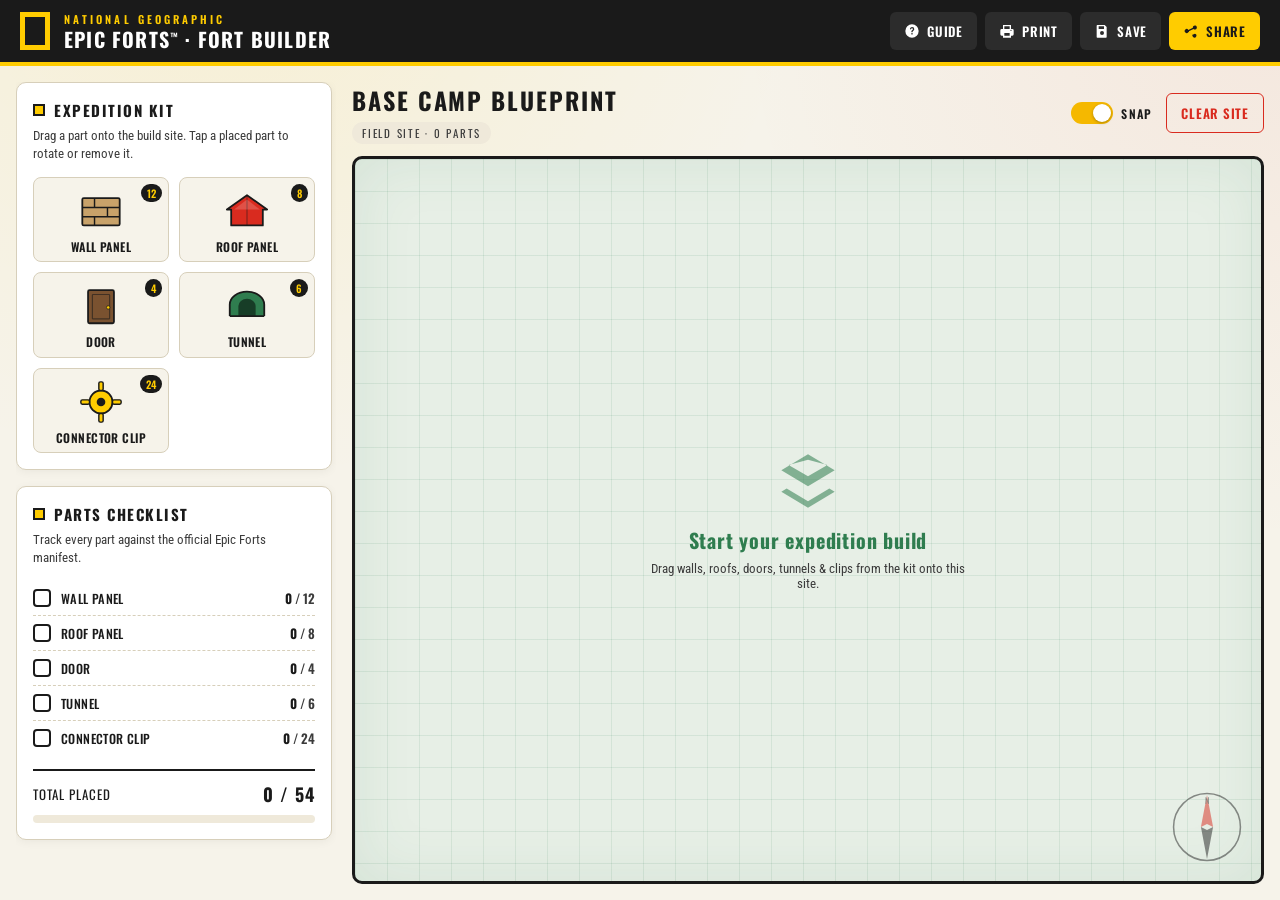
<file: index.html>
<!DOCTYPE html>
<html lang="en">
<head>
  <meta charset="UTF-8" />
  <meta name="viewport" content="width=device-width, initial-scale=1.0" />
  <title>National Geographic · Epic Forts — Fort Builder</title>
  <meta name="description" content="Design, count, and share your National Geographic Epic Forts build with a drag-and-drop fort builder." />
  <link rel="preconnect" href="https://fonts.googleapis.com" />
  <link rel="preconnect" href="https://fonts.gstatic.com" crossorigin />
  <link href="https://fonts.googleapis.com/css2?family=Oswald:wght@400;500;600;700&family=Roboto+Condensed:wght@400;700&display=swap" rel="stylesheet" />
  <link rel="stylesheet" href="styles.css" />
  <link rel="icon" href="data:image/svg+xml,%3Csvg xmlns='http://www.w3.org/2000/svg' viewBox='0 0 100 100'%3E%3Crect width='100' height='100' fill='%23ffcc00'/%3E%3Crect x='18' y='18' width='64' height='64' fill='none' stroke='%23000' stroke-width='10'/%3E%3C/svg%3E" />
</head>
<body>
  <!-- ============ HEADER ============ -->
  <header class="topbar" role="banner">
    <div class="brand">
      <span class="natgeo-rect" aria-hidden="true"></span>
      <div class="brand-text">
        <span class="brand-eyebrow">NATIONAL GEOGRAPHIC</span>
        <span class="brand-title">EPIC FORTS<sup>™</sup> · FORT BUILDER</span>
      </div>
    </div>

    <div class="topbar-actions no-print">
      <button id="btn-help" class="btn btn-ghost" type="button" title="How it works">
        <svg viewBox="0 0 24 24" class="ico" aria-hidden="true"><path d="M12 2a10 10 0 100 20 10 10 0 000-20zm0 15.5a1.2 1.2 0 110-2.4 1.2 1.2 0 010 2.4zM13 13c0 .6-.4 1-1 1s-1-.4-1-1c0-1.8 2.4-2 2.4-3.5A1.4 1.4 0 0012 8a1.5 1.5 0 00-1.4 1c-.2.5-.6.8-1.1.6-.5-.2-.7-.7-.5-1.2A3.4 3.4 0 0112 6a3.3 3.3 0 013.4 3.5C15.4 11.6 13 12 13 13z"/></svg>
        <span>Guide</span>
      </button>
      <button id="btn-print" class="btn btn-ghost" type="button" title="Print build sheet">
        <svg viewBox="0 0 24 24" class="ico" aria-hidden="true"><path d="M6 9V3h12v6h2a2 2 0 012 2v6a2 2 0 01-2 2h-2v3H6v-3H4a2 2 0 01-2-2v-6a2 2 0 012-2h2zm2-4v4h8V5H8zm0 12v2h8v-4H8v2zm10-5a1 1 0 100-2 1 1 0 000 2z"/></svg>
        <span>Print</span>
      </button>
      <button id="btn-save" class="btn btn-ghost" type="button" title="Download build file">
        <svg viewBox="0 0 24 24" class="ico" aria-hidden="true"><path d="M5 3h11l3 3v15a1 1 0 01-1 1H5a1 1 0 01-1-1V4a1 1 0 011-1zm2 2v4h8V5H7zm5 13a3 3 0 100-6 3 3 0 000 6z"/></svg>
        <span>Save</span>
      </button>
      <button id="btn-share" class="btn btn-yellow" type="button" title="Copy a shareable link">
        <svg viewBox="0 0 24 24" class="ico" aria-hidden="true"><path d="M18 16a3 3 0 00-2.3 1.1l-6.8-3.4a3 3 0 000-1.4l6.8-3.4a3 3 0 10-.9-1.8L8 10.5a3 3 0 100 3l6.8 3.4A3 3 0 1018 16z"/></svg>
        <span>Share</span>
      </button>
    </div>
  </header>

  <!-- ============ MAIN LAYOUT ============ -->
  <div class="layout">

    <!-- ---- SIDEBAR: PIECES ---- -->
    <aside class="sidebar no-print" aria-label="Fort pieces">
      <div class="panel">
        <h2 class="panel-title"><span class="dot"></span>EXPEDITION KIT</h2>
        <p class="panel-sub">Drag a part onto the build site. Tap a placed part to rotate or remove it.</p>
        <div id="palette" class="palette"></div>
      </div>

      <div class="panel">
        <h2 class="panel-title"><span class="dot"></span>PARTS CHECKLIST</h2>
        <p class="panel-sub">Track every part against the official Epic Forts manifest.</p>
        <ul id="checklist" class="checklist"></ul>
        <div class="checklist-total">
          <span>TOTAL PLACED</span>
          <strong id="total-count">0 / 0</strong>
        </div>
        <div class="progress-rail"><div id="progress-fill" class="progress-fill"></div></div>
      </div>
    </aside>

    <!-- ---- CANVAS: BUILD SITE ---- -->
    <main class="stage" aria-label="Fort build canvas">
      <div class="stage-head no-print">
        <div class="stage-title-wrap">
          <h1 class="stage-title">BASE CAMP BLUEPRINT</h1>
          <span class="stage-coords" id="stage-coords">FIELD SITE · 0 PARTS</span>
        </div>
        <div class="stage-tools">
          <label class="switch" title="Snap parts to the survey grid">
            <input type="checkbox" id="snap-toggle" checked />
            <span class="switch-track"><span class="switch-thumb"></span></span>
            <span class="switch-label">SNAP</span>
          </label>
          <button id="btn-clear" class="btn btn-danger" type="button">CLEAR SITE</button>
        </div>
      </div>

      <div id="canvas" class="canvas" tabindex="0">
        <div class="canvas-grid" aria-hidden="true"></div>
        <div class="compass" aria-hidden="true">
          <svg viewBox="0 0 100 100"><polygon points="50,8 58,50 50,46 42,50" fill="#d92b1f"/><polygon points="50,92 42,50 50,54 58,50" fill="#222"/><circle cx="50" cy="50" r="44" fill="none" stroke="#222" stroke-width="2"/><text x="50" y="20" text-anchor="middle" font-size="11" font-family="Oswald" fill="#222">N</text></svg>
        </div>
        <div id="canvas-empty" class="canvas-empty">
          <svg viewBox="0 0 24 24" class="ico-big" aria-hidden="true"><path d="M12 2L2 8l10 6 10-6-10-6zm0 8.2L4.7 6 12 4l7.3 2L12 10.2zM2 16l10 6 10-6-2-1.2-8 4.8-8-4.8L2 16z"/></svg>
          <p class="empty-title">Start your expedition build</p>
          <p class="empty-sub">Drag walls, roofs, doors, tunnels &amp; clips from the kit onto this site.</p>
        </div>
        <!-- placed pieces injected here -->
      </div>

      <!-- Print-only manifest, hidden on screen -->
      <section class="print-sheet" aria-hidden="true">
        <h2 class="print-h2">EPIC FORTS — BUILD MANIFEST</h2>
        <ul id="print-list" class="print-list"></ul>
      </section>
    </main>
  </div>

  <!-- ============ TOAST ============ -->
  <div id="toast" class="toast" role="status" aria-live="polite"></div>

  <!-- ============ HELP MODAL ============ -->
  <div id="help-modal" class="modal-backdrop no-print" hidden>
    <div class="modal" role="dialog" aria-modal="true" aria-labelledby="help-title">
      <button class="modal-close" id="help-close" aria-label="Close">&times;</button>
      <span class="natgeo-rect modal-rect" aria-hidden="true"></span>
      <h2 id="help-title" class="modal-title">FIELD GUIDE</h2>
      <ol class="guide-list">
        <li><strong>Drag</strong> a part from the Expedition Kit onto the build site.</li>
        <li><strong>Move</strong> a placed part by dragging it around the canvas.</li>
        <li><strong>Tap</strong> a placed part to reveal rotate &amp; remove controls.</li>
        <li><strong>Checklist</strong> updates live so you never lose a connector clip.</li>
        <li><strong>Save</strong> downloads your blueprint; <strong>Share</strong> copies a link; <strong>Print</strong> makes a clean build sheet.</li>
      </ol>
      <p class="guide-foot">Forts are built for explorers. Build big. 🏕️</p>
    </div>
  </div>

  <script src="app.js"></script>
</body>
</html>
</file>
<file: styles.css>
/* =================================================================
   National Geographic · Epic Forts — Fort Builder
   Theme: signature NatGeo yellow, bold expedition typography,
   topographic textures, field-survey grid.
   ================================================================= */

:root {
  --ng-yellow: #ffcc00;
  --ng-yellow-deep: #f5b800;
  --ink: #1a1a1a;
  --ink-soft: #3b3b3b;
  --paper: #f6f3ea;
  --paper-2: #efe9da;
  --canvas-bg: #e7efe6;
  --line: #d7cfba;
  --red: #d92b1f;
  --green: #2f7d4f;
  --shadow: 0 6px 22px rgba(0, 0, 0, 0.16);
  --radius: 10px;
  --font-display: "Oswald", system-ui, sans-serif;
  --font-body: "Roboto Condensed", system-ui, sans-serif;
}

* { box-sizing: border-box; }

html, body {
  margin: 0;
  height: 100%;
}

body {
  font-family: var(--font-body);
  color: var(--ink);
  background:
    radial-gradient(circle at 18% -10%, rgba(255, 204, 0, 0.10), transparent 40%),
    radial-gradient(circle at 100% 0%, rgba(217, 43, 31, 0.06), transparent 35%),
    var(--paper);
  display: flex;
  flex-direction: column;
  min-height: 100vh;
}

/* ---------------- TOP BAR ---------------- */
.topbar {
  display: flex;
  align-items: center;
  justify-content: space-between;
  gap: 16px;
  padding: 12px 20px;
  background: var(--ink);
  color: #fff;
  border-bottom: 4px solid var(--ng-yellow);
  flex-wrap: wrap;
}

.brand { display: flex; align-items: center; gap: 14px; }

.natgeo-rect {
  width: 30px;
  height: 38px;
  border: 5px solid var(--ng-yellow);
  display: inline-block;
  flex: none;
}

.brand-text { display: flex; flex-direction: column; line-height: 1; }
.brand-eyebrow {
  font-family: var(--font-display);
  font-weight: 600;
  letter-spacing: 0.28em;
  font-size: 11px;
  color: var(--ng-yellow);
}
.brand-title {
  font-family: var(--font-display);
  font-weight: 700;
  letter-spacing: 0.06em;
  font-size: 20px;
  margin-top: 4px;
}
.brand-title sup { font-size: 9px; }

.topbar-actions { display: flex; gap: 8px; flex-wrap: wrap; }

/* ---------------- BUTTONS ---------------- */
.btn {
  font-family: var(--font-display);
  font-weight: 600;
  letter-spacing: 0.06em;
  font-size: 13px;
  border: none;
  border-radius: 6px;
  padding: 9px 14px;
  cursor: pointer;
  display: inline-flex;
  align-items: center;
  gap: 7px;
  transition: transform 0.08s ease, background 0.15s ease, box-shadow 0.15s ease;
  text-transform: uppercase;
}
.btn:active { transform: translateY(1px); }
.btn .ico { width: 16px; height: 16px; fill: currentColor; }

.btn-ghost { background: rgba(255, 255, 255, 0.08); color: #fff; }
.btn-ghost:hover { background: rgba(255, 255, 255, 0.18); }

.btn-yellow { background: var(--ng-yellow); color: var(--ink); }
.btn-yellow:hover { background: var(--ng-yellow-deep); box-shadow: var(--shadow); }

.btn-danger { background: transparent; color: var(--red); border: 1.5px solid var(--red); }
.btn-danger:hover { background: var(--red); color: #fff; }

/* ---------------- LAYOUT ---------------- */
.layout {
  flex: 1;
  display: grid;
  grid-template-columns: 320px 1fr;
  gap: 16px;
  padding: 16px;
  min-height: 0;
}

/* ---------------- SIDEBAR ---------------- */
.sidebar {
  display: flex;
  flex-direction: column;
  gap: 16px;
  overflow-y: auto;
  max-height: calc(100vh - 110px);
  padding-right: 4px;
}

.panel {
  background: #fff;
  border: 1.5px solid var(--line);
  border-radius: var(--radius);
  padding: 16px;
  box-shadow: 0 2px 10px rgba(0, 0, 0, 0.05);
}

.panel-title {
  font-family: var(--font-display);
  font-weight: 700;
  letter-spacing: 0.1em;
  font-size: 15px;
  margin: 0 0 6px;
  display: flex;
  align-items: center;
  gap: 9px;
}
.panel-title .dot {
  width: 12px; height: 12px;
  background: var(--ng-yellow);
  border: 2px solid var(--ink);
  flex: none;
}
.panel-sub {
  margin: 0 0 14px;
  font-size: 12.5px;
  color: var(--ink-soft);
  line-height: 1.45;
}

/* ---------------- PALETTE ---------------- */
.palette {
  display: grid;
  grid-template-columns: 1fr 1fr;
  gap: 10px;
}

.piece-card {
  position: relative;
  border: 1.5px solid var(--line);
  border-radius: 8px;
  background: var(--paper);
  padding: 10px 8px 8px;
  cursor: grab;
  text-align: center;
  transition: border-color 0.15s ease, transform 0.08s ease, box-shadow 0.15s ease;
  user-select: none;
}
.piece-card:hover {
  border-color: var(--ng-yellow-deep);
  box-shadow: var(--shadow);
  transform: translateY(-2px);
}
.piece-card:active { cursor: grabbing; }
.piece-card.dragging { opacity: 0.5; }

.piece-card .piece-svg { width: 46px; height: 46px; display: block; margin: 0 auto 6px; }
.piece-card .piece-name {
  font-family: var(--font-display);
  font-weight: 600;
  font-size: 12px;
  letter-spacing: 0.04em;
  text-transform: uppercase;
  line-height: 1.1;
}
.piece-card .piece-left {
  position: absolute;
  top: 6px; right: 6px;
  font-family: var(--font-display);
  font-size: 10.5px;
  font-weight: 600;
  background: var(--ink);
  color: var(--ng-yellow);
  padding: 1px 6px;
  border-radius: 20px;
}
.piece-card.depleted { opacity: 0.45; cursor: not-allowed; }
.piece-card.depleted:hover { transform: none; box-shadow: none; border-color: var(--line); }
.piece-card.depleted .piece-left { background: var(--red); color: #fff; }

/* ---------------- CHECKLIST ---------------- */
.checklist { list-style: none; margin: 0; padding: 0; }
.checklist li {
  display: flex;
  align-items: center;
  gap: 10px;
  padding: 7px 0;
  border-bottom: 1px dashed var(--line);
  font-size: 13px;
}
.checklist li:last-child { border-bottom: none; }
.check-box {
  width: 18px; height: 18px;
  border: 2px solid var(--ink);
  border-radius: 4px;
  flex: none;
  display: grid;
  place-items: center;
  background: #fff;
}
.check-box svg { width: 12px; height: 12px; fill: var(--green); opacity: 0; transition: opacity 0.15s; }
.checklist li.done .check-box { background: var(--green); border-color: var(--green); }
.checklist li.done .check-box svg { fill: #fff; opacity: 1; }
.check-name { font-family: var(--font-display); font-weight: 500; letter-spacing: 0.03em; flex: 1; text-transform: uppercase; font-size: 12.5px; }
.check-count { font-family: var(--font-display); font-weight: 600; color: var(--ink-soft); }
.check-count strong { color: var(--ink); }

.checklist-total {
  display: flex;
  align-items: center;
  justify-content: space-between;
  margin-top: 14px;
  padding-top: 10px;
  border-top: 2px solid var(--ink);
  font-family: var(--font-display);
  letter-spacing: 0.08em;
  font-size: 13px;
}
.checklist-total strong { font-size: 18px; }

.progress-rail {
  margin-top: 8px;
  height: 8px;
  background: var(--paper-2);
  border-radius: 20px;
  overflow: hidden;
}
.progress-fill {
  height: 100%;
  width: 0%;
  background: linear-gradient(90deg, var(--ng-yellow), var(--ng-yellow-deep));
  border-radius: 20px;
  transition: width 0.3s ease;
}

/* ---------------- STAGE / CANVAS ---------------- */
.stage {
  display: flex;
  flex-direction: column;
  min-width: 0;
}

.stage-head {
  display: flex;
  align-items: center;
  justify-content: space-between;
  gap: 12px;
  margin-bottom: 12px;
  flex-wrap: wrap;
}
.stage-title {
  font-family: var(--font-display);
  font-weight: 700;
  letter-spacing: 0.08em;
  font-size: 24px;
  margin: 0;
}
.stage-coords {
  font-family: var(--font-display);
  font-size: 11px;
  letter-spacing: 0.16em;
  color: var(--ink-soft);
  background: var(--paper-2);
  padding: 3px 10px;
  border-radius: 20px;
  display: inline-block;
  margin-top: 4px;
}
.stage-tools { display: flex; align-items: center; gap: 14px; }

/* Snap switch */
.switch { display: inline-flex; align-items: center; gap: 8px; cursor: pointer; }
.switch input { position: absolute; opacity: 0; pointer-events: none; }
.switch-track {
  width: 42px; height: 22px;
  background: var(--line);
  border-radius: 20px;
  position: relative;
  transition: background 0.15s;
}
.switch-thumb {
  position: absolute; top: 2px; left: 2px;
  width: 18px; height: 18px;
  background: #fff;
  border-radius: 50%;
  transition: transform 0.15s;
  box-shadow: 0 1px 3px rgba(0,0,0,0.3);
}
.switch input:checked + .switch-track { background: var(--ng-yellow-deep); }
.switch input:checked + .switch-track .switch-thumb { transform: translateX(20px); }
.switch-label { font-family: var(--font-display); font-weight: 600; font-size: 12px; letter-spacing: 0.1em; }

.canvas {
  position: relative;
  flex: 1;
  min-height: 460px;
  background: var(--canvas-bg);
  border: 3px solid var(--ink);
  border-radius: var(--radius);
  overflow: hidden;
  box-shadow: inset 0 0 60px rgba(47, 125, 79, 0.10);
  outline: none;
}
.canvas.drop-active { border-color: var(--ng-yellow-deep); box-shadow: inset 0 0 0 4px var(--ng-yellow); }

/* Survey grid + faint topographic rings */
.canvas-grid {
  position: absolute; inset: 0;
  background-image:
    linear-gradient(rgba(47, 125, 79, 0.10) 1px, transparent 1px),
    linear-gradient(90deg, rgba(47, 125, 79, 0.10) 1px, transparent 1px);
  background-size: 32px 32px;
  pointer-events: none;
}

.compass {
  position: absolute;
  right: 16px; bottom: 16px;
  width: 76px; height: 76px;
  opacity: 0.5;
  pointer-events: none;
}

.canvas-empty {
  position: absolute;
  inset: 0;
  display: flex;
  flex-direction: column;
  align-items: center;
  justify-content: center;
  gap: 6px;
  text-align: center;
  color: var(--green);
  pointer-events: none;
  padding: 20px;
}
.canvas-empty.hidden { display: none; }
.ico-big { width: 64px; height: 64px; fill: var(--green); opacity: 0.55; }
.empty-title { font-family: var(--font-display); font-weight: 700; font-size: 20px; margin: 6px 0 0; letter-spacing: 0.04em; }
.empty-sub { font-size: 13px; max-width: 320px; color: var(--ink-soft); margin: 0; }

/* Placed pieces */
.placed {
  position: absolute;
  width: 72px; height: 72px;
  cursor: grab;
  touch-action: none;
  transition: box-shadow 0.12s;
}
.placed svg { width: 100%; height: 100%; display: block; pointer-events: none; filter: drop-shadow(0 3px 4px rgba(0,0,0,0.22)); }
.placed.dragging { cursor: grabbing; z-index: 50; }
.placed.selected { z-index: 40; }
.placed.selected::after {
  content: "";
  position: absolute; inset: -6px;
  border: 2px dashed var(--ink);
  border-radius: 8px;
  pointer-events: none;
}

.placed-tools {
  position: absolute;
  top: -14px; left: 50%;
  transform: translateX(-50%);
  display: none;
  gap: 4px;
  z-index: 60;
}
.placed.selected .placed-tools { display: flex; }
.placed-tools button {
  width: 26px; height: 26px;
  border-radius: 50%;
  border: 2px solid var(--ink);
  background: #fff;
  cursor: pointer;
  display: grid; place-items: center;
  padding: 0;
  box-shadow: 0 2px 5px rgba(0,0,0,0.25);
}
.placed-tools button:hover { background: var(--ng-yellow); }
.placed-tools button.del:hover { background: var(--red); }
.placed-tools svg { width: 14px; height: 14px; fill: var(--ink); }
.placed-tools button.del:hover svg { fill: #fff; }

/* ---------------- TOAST ---------------- */
.toast {
  position: fixed;
  bottom: 24px; left: 50%;
  transform: translateX(-50%) translateY(20px);
  background: var(--ink);
  color: #fff;
  font-family: var(--font-display);
  letter-spacing: 0.05em;
  padding: 12px 20px;
  border-radius: 8px;
  border-left: 5px solid var(--ng-yellow);
  box-shadow: var(--shadow);
  opacity: 0;
  pointer-events: none;
  transition: opacity 0.2s, transform 0.2s;
  z-index: 200;
  max-width: 90vw;
}
.toast.show { opacity: 1; transform: translateX(-50%) translateY(0); }

/* ---------------- MODAL ---------------- */
.modal-backdrop {
  position: fixed; inset: 0;
  background: rgba(0,0,0,0.55);
  display: grid; place-items: center;
  z-index: 300;
  padding: 20px;
}
.modal-backdrop[hidden] { display: none; }
.modal {
  position: relative;
  background: var(--paper);
  border: 3px solid var(--ink);
  border-radius: var(--radius);
  max-width: 460px;
  width: 100%;
  padding: 28px 26px 24px;
  box-shadow: var(--shadow);
}
.modal-rect { position: absolute; top: -16px; left: 26px; background: var(--paper); }
.modal-title { font-family: var(--font-display); font-weight: 700; letter-spacing: 0.1em; font-size: 22px; margin: 6px 0 16px; }
.modal-close {
  position: absolute; top: 10px; right: 14px;
  background: none; border: none; font-size: 28px; line-height: 1;
  cursor: pointer; color: var(--ink-soft);
}
.modal-close:hover { color: var(--red); }
.guide-list { margin: 0 0 14px; padding-left: 20px; line-height: 1.6; font-size: 14px; }
.guide-list strong { font-family: var(--font-display); }
.guide-foot { font-family: var(--font-display); letter-spacing: 0.04em; margin: 0; }

/* ---------------- PRINT SHEET (screen-hidden) ---------------- */
.print-sheet { display: none; }
.print-h2 { font-family: var(--font-display); letter-spacing: 0.08em; }
.print-list { list-style: none; padding: 0; }

/* ---------------- RESPONSIVE ---------------- */
@media (max-width: 880px) {
  .layout { grid-template-columns: 1fr; }
  .sidebar { max-height: none; }
  .brand-title { font-size: 16px; }
}

/* ---------------- PRINT ---------------- */
@media print {
  @page { margin: 14mm; }
  body { background: #fff; }
  .no-print { display: none !important; }
  .topbar { background: #fff; color: #000; border-bottom: 3px solid #000; }
  .brand-eyebrow { color: #000; }
  .natgeo-rect { border-color: #000; }
  .layout { display: block; padding: 0; }
  .stage { display: block; }
  .canvas {
    box-shadow: none;
    border: 2px solid #000;
    page-break-inside: avoid;
    min-height: 420px;
    background: #fff;
  }
  .canvas-grid {
    background-image:
      linear-gradient(rgba(0,0,0,0.12) 1px, transparent 1px),
      linear-gradient(90deg, rgba(0,0,0,0.12) 1px, transparent 1px);
  }
  .placed svg { filter: none; }
  .canvas-empty { color: #000; }
  .print-sheet {
    display: block;
    margin-top: 18px;
    page-break-inside: avoid;
  }
  .print-list li {
    display: flex;
    justify-content: space-between;
    border-bottom: 1px solid #000;
    padding: 5px 0;
    font-family: var(--font-display);
    letter-spacing: 0.04em;
  }
}
</file>
